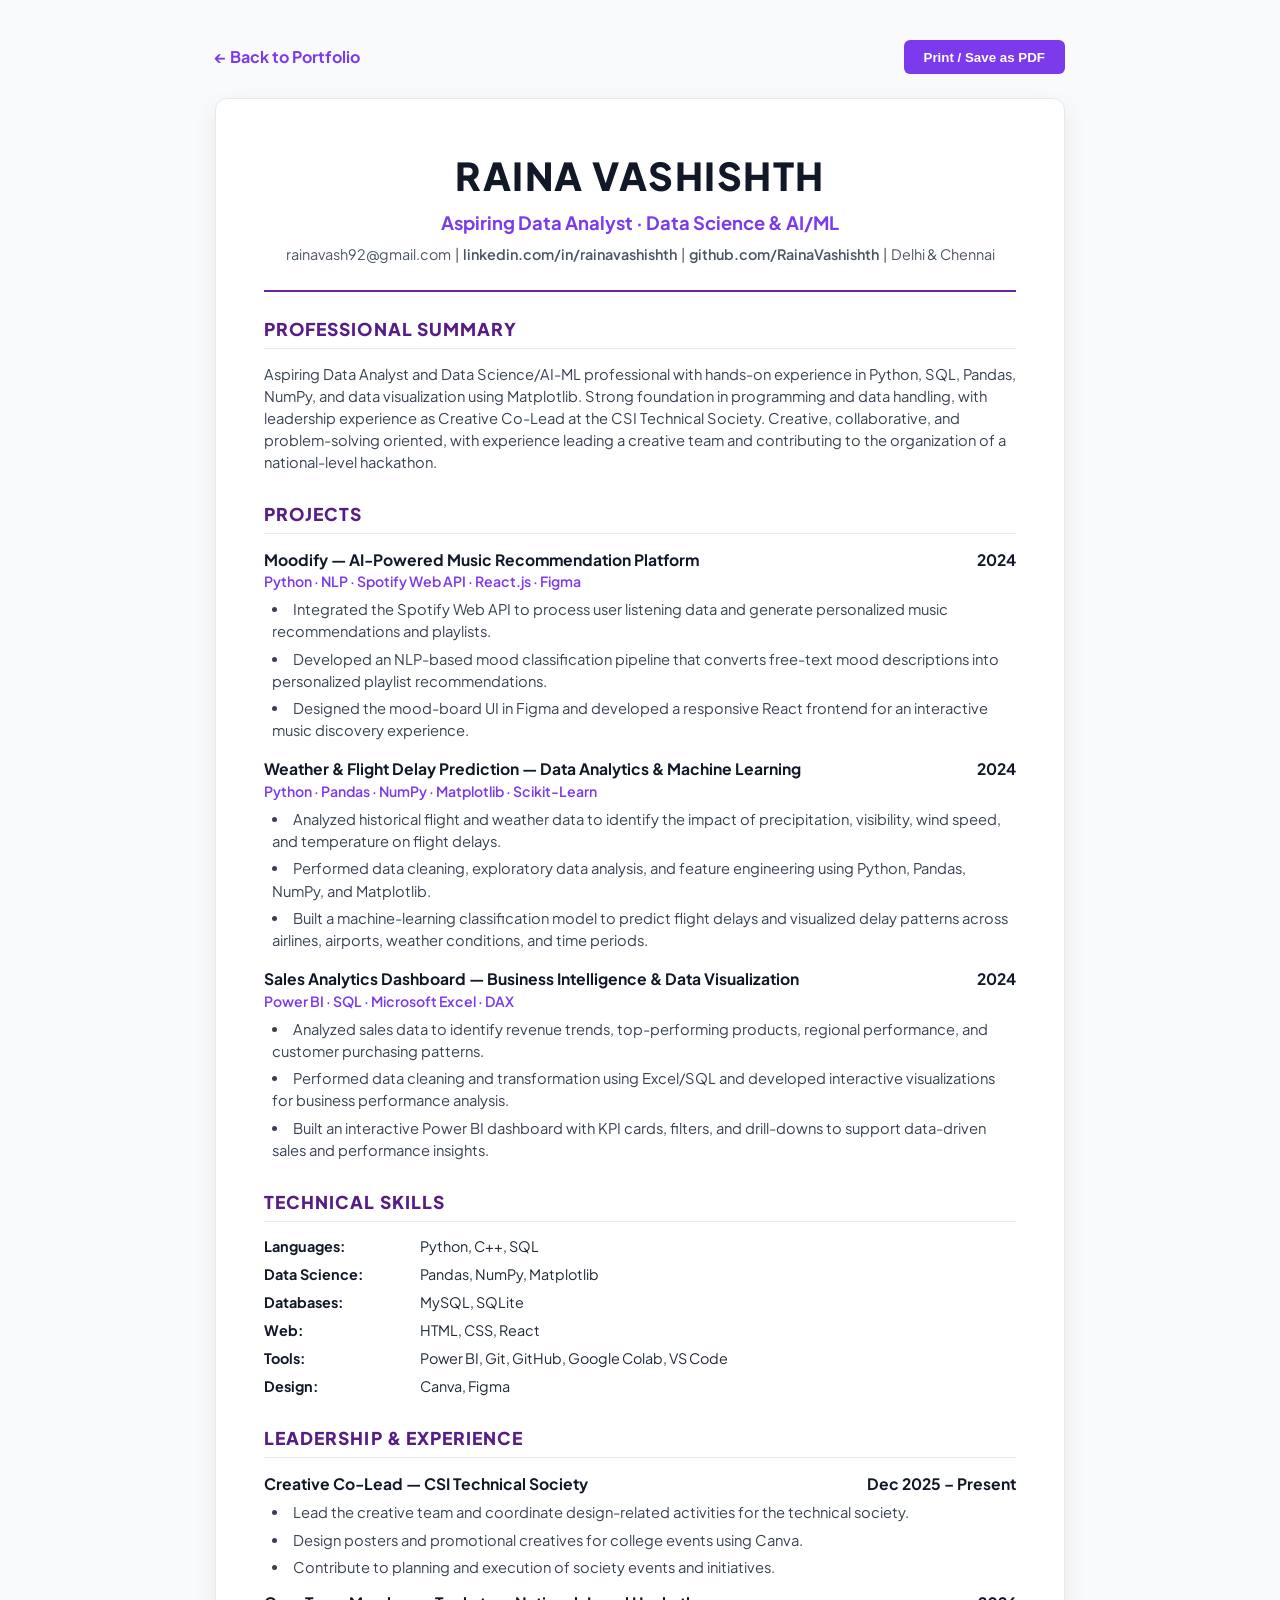
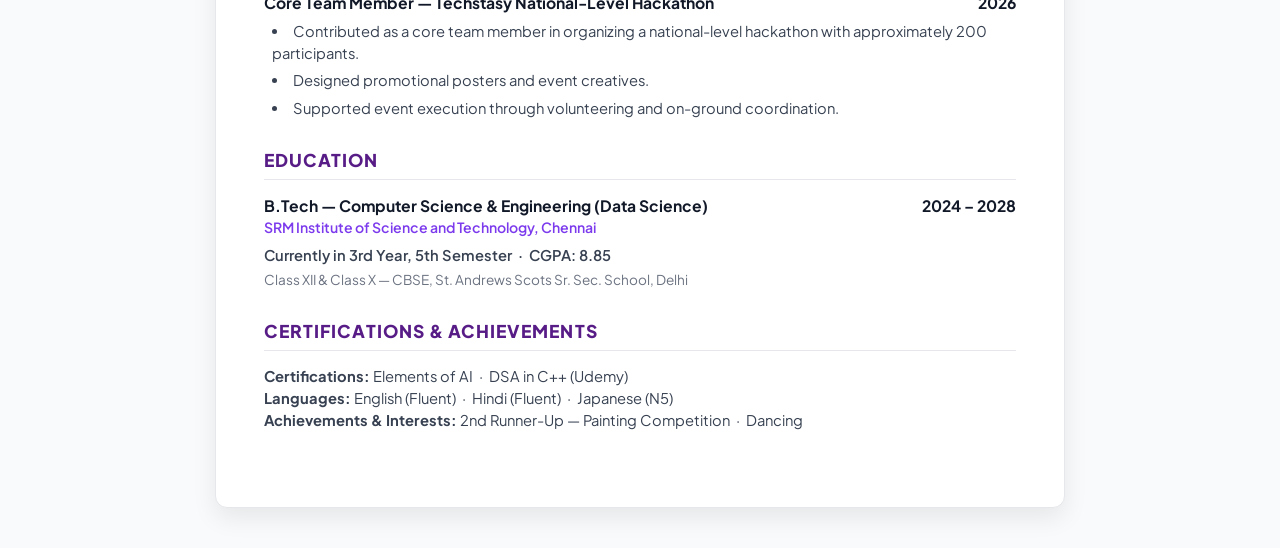
<file: resume.html>
<!DOCTYPE html>
<html lang="en">
<head>
  <meta charset="UTF-8">
  <meta name="viewport" content="width=device-width, initial-scale=1.0">
  <title>Resume — Raina Vashishth</title>
  <link rel="preconnect" href="https://fonts.googleapis.com">
  <link rel="preconnect" href="https://fonts.gstatic.com" crossorigin>
  <link href="https://fonts.googleapis.com/css2?family=Plus+Jakarta+Sans:wght@400;500;600;700;800&family=JetBrains+Mono:wght@400;600&display=swap" rel="stylesheet">
  <style>
    :root {
      --primary: #7c3aed;
      --text-dark: #1f2937;
      --text-muted: #4b5563;
      --border: #e5e7eb;
    }
    * { box-sizing: border-box; margin: 0; padding: 0; }
    body {
      font-family: 'Plus Jakarta Sans', sans-serif;
      color: var(--text-dark);
      background: #f9fafb;
      line-height: 1.5;
      padding: 2.5rem 1rem;
    }
    .resume-page {
      max-width: 850px;
      margin: 0 auto;
      background: #ffffff;
      padding: 3rem;
      border-radius: 12px;
      box-shadow: 0 10px 25px rgba(0, 0, 0, 0.08);
      border: 1px solid var(--border);
    }
    .header {
      text-align: center;
      border-bottom: 2px solid #6b21a8;
      padding-bottom: 1.5rem;
      margin-bottom: 1.5rem;
    }
    .header h1 {
      font-size: 2.4rem;
      font-weight: 800;
      letter-spacing: 0.04em;
      color: #111827;
      margin-bottom: 0.25rem;
    }
    .header .role {
      font-size: 1.15rem;
      font-weight: 700;
      color: var(--primary);
      margin-bottom: 0.5rem;
    }
    .header .contacts {
      font-size: 0.9rem;
      color: var(--text-muted);
    }
    .header .contacts a {
      color: inherit;
      text-decoration: none;
      font-weight: 600;
    }
    .header .contacts a:hover {
      text-decoration: underline;
      color: var(--primary);
    }
    .section {
      margin-bottom: 1.75rem;
    }
    .section-title {
      font-size: 1.1rem;
      font-weight: 800;
      letter-spacing: 0.06em;
      color: #581c87;
      border-bottom: 1px solid var(--border);
      padding-bottom: 0.35rem;
      margin-bottom: 0.85rem;
      text-transform: uppercase;
    }
    p, li {
      font-size: 0.92rem;
      color: #374151;
    }
    ul {
      list-style-position: inside;
      margin-left: 0.5rem;
      margin-top: 0.35rem;
    }
    li {
      margin-bottom: 0.35rem;
    }
    .item-header {
      display: flex;
      justify-content: space-between;
      font-weight: 700;
      font-size: 0.98rem;
      color: #111827;
      margin-top: 0.75rem;
    }
    .item-sub {
      font-weight: 600;
      color: var(--primary);
      font-size: 0.88rem;
      margin-bottom: 0.35rem;
    }
    .skills-grid {
      display: grid;
      grid-template-columns: 140px 1fr;
      gap: 0.4rem 1rem;
      font-size: 0.9rem;
    }
    .skills-grid strong {
      color: #111827;
    }
    .print-bar {
      max-width: 850px;
      margin: 0 auto 1.5rem;
      display: flex;
      justify-content: space-between;
      align-items: center;
    }
    .btn-print {
      background: var(--primary);
      color: #fff;
      border: none;
      padding: 0.6rem 1.25rem;
      border-radius: 6px;
      font-weight: 700;
      cursor: pointer;
    }
    .btn-back {
      color: var(--primary);
      text-decoration: none;
      font-weight: 700;
    }
    @media print {
      body { background: #fff; padding: 0; }
      .resume-page { box-shadow: none; border: none; padding: 1.5rem; }
      .print-bar { display: none; }
    }
  </style>
</head>
<body>
  <div class="print-bar">
    <a href="index.html" class="btn-back">← Back to Portfolio</a>
    <button class="btn-print" onclick="window.print()">Print / Save as PDF</button>
  </div>

  <div class="resume-page">
    <div class="header">
      <h1>RAINA VASHISHTH</h1>
      <div class="role">Aspiring Data Analyst · Data Science & AI/ML</div>
      <div class="contacts">
        rainavash92@gmail.com &nbsp;|&nbsp; 
        <a href="https://linkedin.com/in/rainavashishth" target="_blank">linkedin.com/in/rainavashishth</a> &nbsp;|&nbsp; 
        <a href="https://github.com/RainaVashishth" target="_blank">github.com/RainaVashishth</a> &nbsp;|&nbsp; 
        Delhi & Chennai
      </div>
    </div>

    <div class="section">
      <div class="section-title">PROFESSIONAL SUMMARY</div>
      <p>Aspiring Data Analyst and Data Science/AI-ML professional with hands-on experience in Python, SQL, Pandas, NumPy, and data visualization using Matplotlib. Strong foundation in programming and data handling, with leadership experience as Creative Co-Lead at the CSI Technical Society. Creative, collaborative, and problem-solving oriented, with experience leading a creative team and contributing to the organization of a national-level hackathon.</p>
    </div>

    <div class="section">
      <div class="section-title">PROJECTS</div>
      <div>
        <div class="item-header">
          <span>Moodify — AI-Powered Music Recommendation Platform</span>
          <span>2024</span>
        </div>
        <div class="item-sub">Python · NLP · Spotify Web API · React.js · Figma</div>
        <ul>
          <li>Integrated the Spotify Web API to process user listening data and generate personalized music recommendations and playlists.</li>
          <li>Developed an NLP-based mood classification pipeline that converts free-text mood descriptions into personalized playlist recommendations.</li>
          <li>Designed the mood-board UI in Figma and developed a responsive React frontend for an interactive music discovery experience.</li>
        </ul>
      </div>

      <div style="margin-top: 1rem;">
        <div class="item-header">
          <span>Weather & Flight Delay Prediction — Data Analytics & Machine Learning</span>
          <span>2024</span>
        </div>
        <div class="item-sub">Python · Pandas · NumPy · Matplotlib · Scikit-Learn</div>
        <ul>
          <li>Analyzed historical flight and weather data to identify the impact of precipitation, visibility, wind speed, and temperature on flight delays.</li>
          <li>Performed data cleaning, exploratory data analysis, and feature engineering using Python, Pandas, NumPy, and Matplotlib.</li>
          <li>Built a machine-learning classification model to predict flight delays and visualized delay patterns across airlines, airports, weather conditions, and time periods.</li>
        </ul>
      </div>

      <div style="margin-top: 1rem;">
        <div class="item-header">
          <span>Sales Analytics Dashboard — Business Intelligence & Data Visualization</span>
          <span>2024</span>
        </div>
        <div class="item-sub">Power BI · SQL · Microsoft Excel · DAX</div>
        <ul>
          <li>Analyzed sales data to identify revenue trends, top-performing products, regional performance, and customer purchasing patterns.</li>
          <li>Performed data cleaning and transformation using Excel/SQL and developed interactive visualizations for business performance analysis.</li>
          <li>Built an interactive Power BI dashboard with KPI cards, filters, and drill-downs to support data-driven sales and performance insights.</li>
        </ul>
      </div>
    </div>

    <div class="section">
      <div class="section-title">TECHNICAL SKILLS</div>
      <div class="skills-grid">
        <strong>Languages:</strong><span>Python, C++, SQL</span>
        <strong>Data Science:</strong><span>Pandas, NumPy, Matplotlib</span>
        <strong>Databases:</strong><span>MySQL, SQLite</span>
        <strong>Web:</strong><span>HTML, CSS, React</span>
        <strong>Tools:</strong><span>Power BI, Git, GitHub, Google Colab, VS Code</span>
        <strong>Design:</strong><span>Canva, Figma</span>
      </div>
    </div>

    <div class="section">
      <div class="section-title">LEADERSHIP & EXPERIENCE</div>
      <div>
        <div class="item-header">
          <span>Creative Co-Lead — CSI Technical Society</span>
          <span>Dec 2025 – Present</span>
        </div>
        <ul>
          <li>Lead the creative team and coordinate design-related activities for the technical society.</li>
          <li>Design posters and promotional creatives for college events using Canva.</li>
          <li>Contribute to planning and execution of society events and initiatives.</li>
        </ul>
      </div>

      <div style="margin-top: 0.75rem;">
        <div class="item-header">
          <span>Core Team Member — Techstasy National-Level Hackathon</span>
          <span>2026</span>
        </div>
        <ul>
          <li>Contributed as a core team member in organizing a national-level hackathon with approximately 200 participants.</li>
          <li>Designed promotional posters and event creatives.</li>
          <li>Supported event execution through volunteering and on-ground coordination.</li>
        </ul>
      </div>
    </div>

    <div class="section">
      <div class="section-title">EDUCATION</div>
      <div>
        <div class="item-header">
          <span>B.Tech — Computer Science & Engineering (Data Science)</span>
          <span>2024 – 2028</span>
        </div>
        <div class="item-sub">SRM Institute of Science and Technology, Chennai</div>
        <p style="font-weight: 600;">Currently in 3rd Year, 5th Semester &nbsp;·&nbsp; CGPA: 8.85</p>
        <p style="color: #6b7280; font-size: 0.85rem; margin-top: 0.25rem;">Class XII & Class X — CBSE, St. Andrews Scots Sr. Sec. School, Delhi</p>
      </div>
    </div>

    <div class="section">
      <div class="section-title">CERTIFICATIONS & ACHIEVEMENTS</div>
      <p><strong>Certifications:</strong> Elements of AI &nbsp;·&nbsp; DSA in C++ (Udemy)</p>
      <p><strong>Languages:</strong> English (Fluent) &nbsp;·&nbsp; Hindi (Fluent) &nbsp;·&nbsp; Japanese (N5)</p>
      <p><strong>Achievements & Interests:</strong> 2nd Runner-Up — Painting Competition &nbsp;·&nbsp; Dancing</p>
    </div>
  </div>
</body>
</html>
</file>
